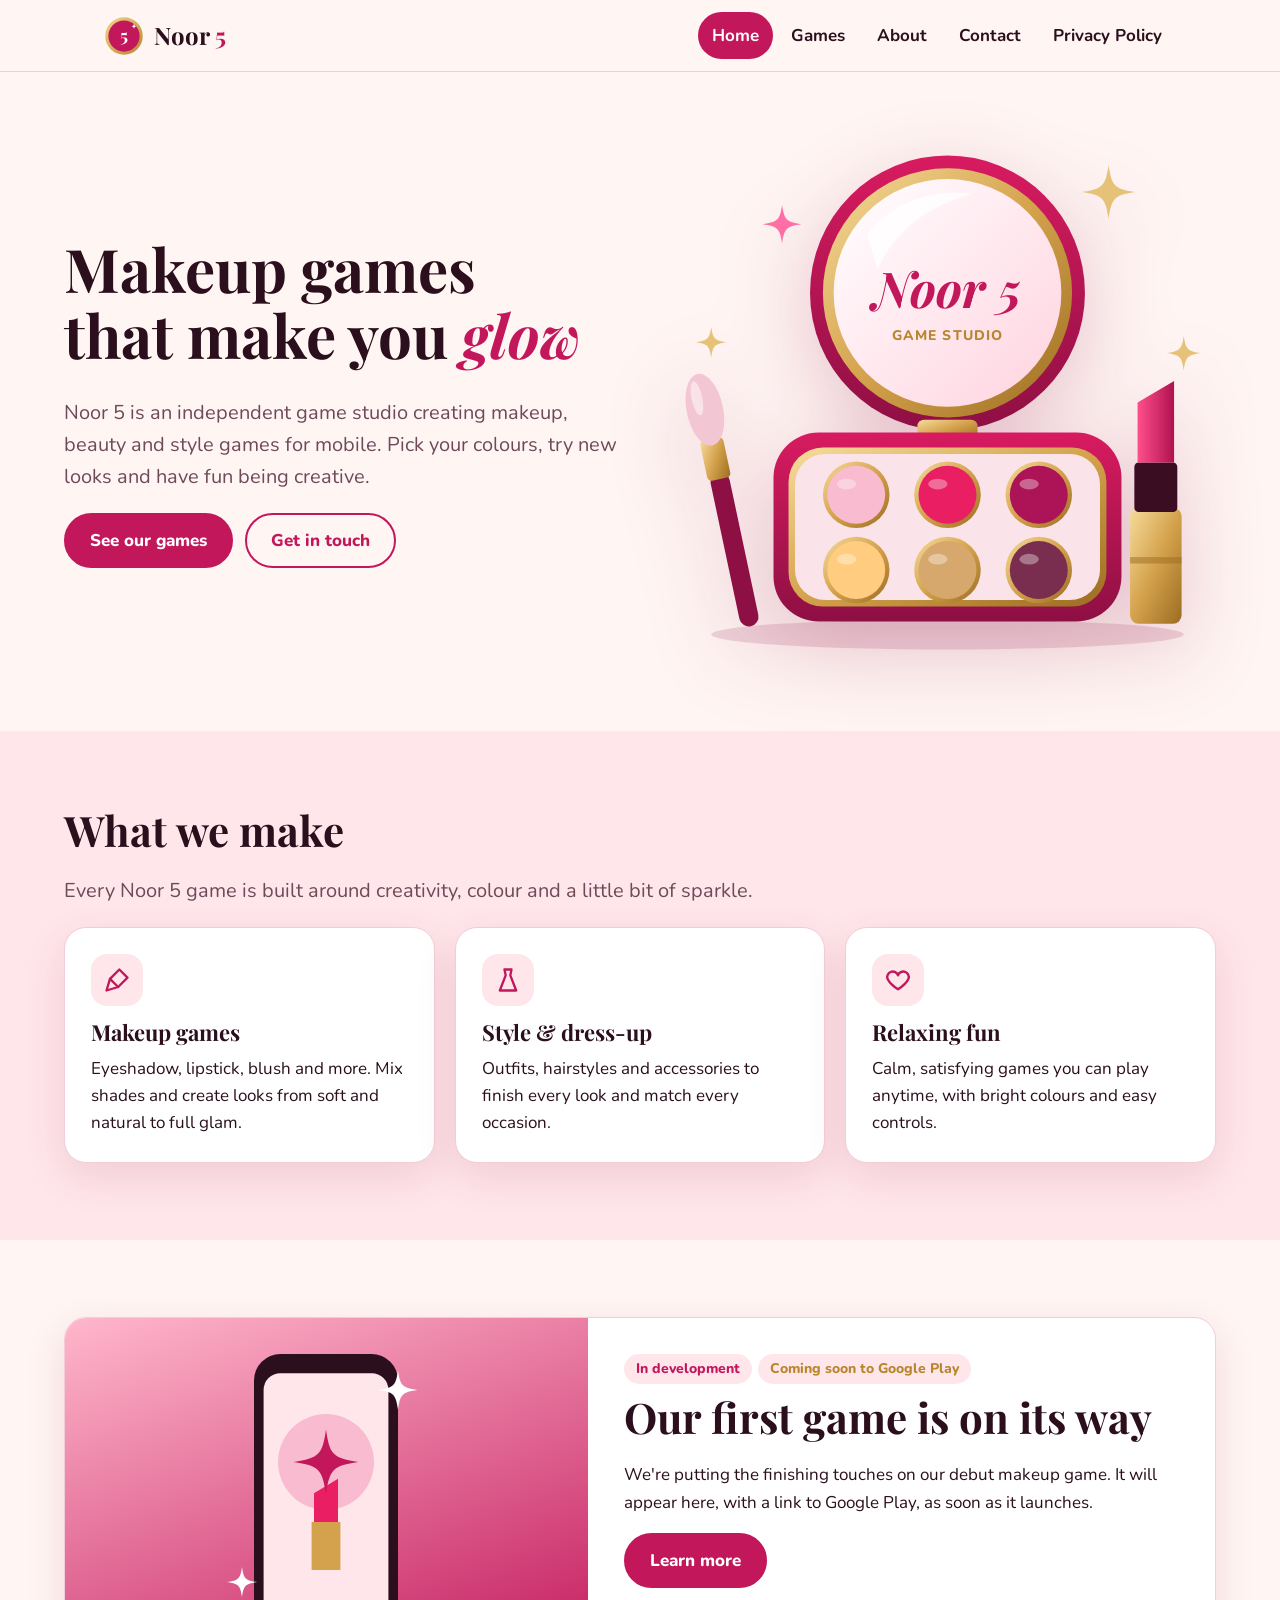
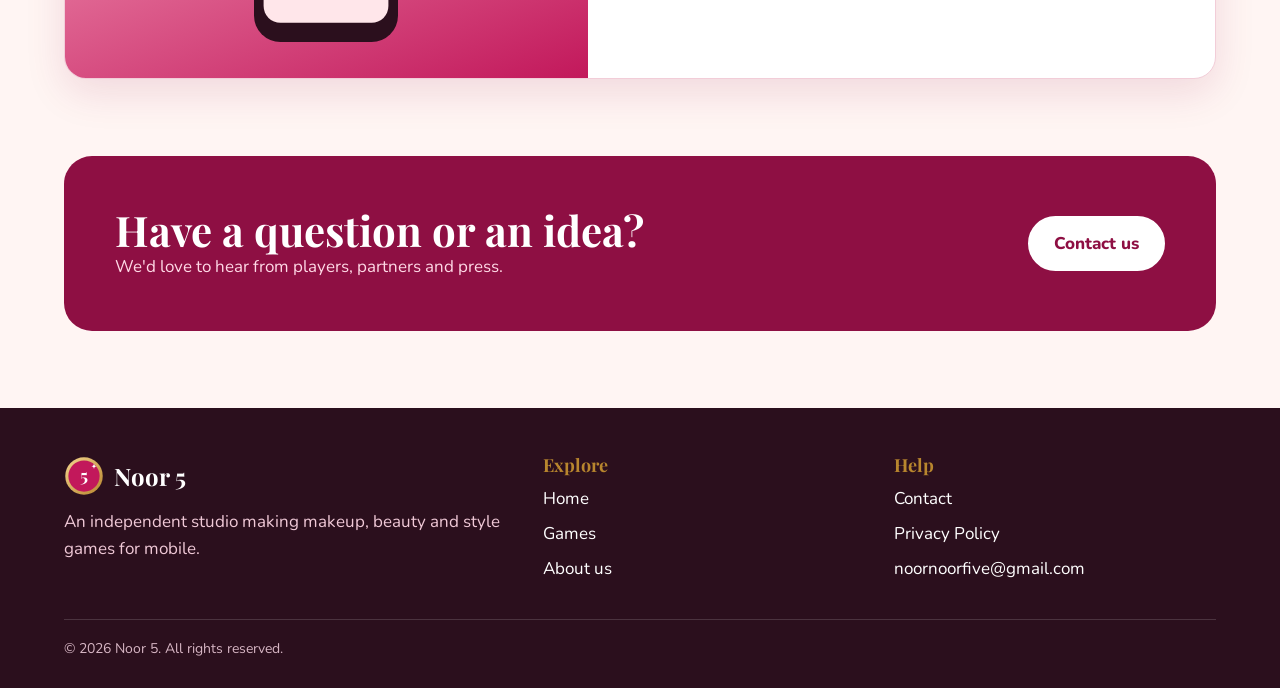
<file: index.html>
<!DOCTYPE html>
<html lang="en">
<head>
<meta charset="utf-8">
<meta name="viewport" content="width=device-width, initial-scale=1">
<title>Noor 5 | Makeup Game Studio</title>
<meta name="description" content="Noor 5 is an independent studio creating makeup, beauty and style games for mobile.">
<meta property="og:title" content="Noor 5 | Makeup Game Studio">
<meta property="og:description" content="Noor 5 is an independent studio creating makeup, beauty and style games for mobile.">
<meta property="og:type" content="website">
<meta name="theme-color" content="#c2185b">
<link rel="icon" href="favicon.svg" type="image/svg+xml">
<link rel="preconnect" href="https://fonts.googleapis.com">
<link rel="preconnect" href="https://fonts.gstatic.com" crossorigin>
<link href="https://fonts.googleapis.com/css2?family=Nunito:wght@400;700;800&family=Playfair+Display:ital,wght@0,700;1,700&display=swap" rel="stylesheet">
<link rel="stylesheet" href="css/style.css">
</head>
<body>
<header class="site-header"><nav class="nav" aria-label="Main">
<a class="brand" href="index.html"><svg viewBox="0 0 64 64" aria-hidden="true"><defs><linearGradient id="lgh" x1="0" y1="0" x2="1" y2="1"><stop offset="0" stop-color="#f3d58e"/><stop offset="1" stop-color="#b8862e"/></linearGradient></defs><circle cx="32" cy="32" r="30" fill="url(#lgh)"/><circle cx="32" cy="32" r="25" fill="#c2185b"/><text x="32" y="42" text-anchor="middle" font-family="Playfair Display,Georgia,serif" font-weight="700" font-size="28" fill="#fff">5</text><path d="M48 12c.6 3 1.4 3.8 4.4 4.4-3 .6-3.8 1.4-4.4 4.4-.6-3-1.4-3.8-4.4-4.4 3-.6 3.8-1.4 4.4-4.4z" fill="#fff"/></svg><span>Noor <b>5</b></span></a>
<button class="menu-btn" aria-controls="menu" aria-expanded="false" aria-label="Open menu">&#9776;</button>
<ul class="menu" id="menu"><li><a href="index.html" aria-current="page">Home</a></li><li><a href="games.html">Games</a></li><li><a href="about.html">About</a></li><li><a href="contact.html">Contact</a></li><li><a href="privacy.html">Privacy Policy</a></li></ul>
</nav></header>
<main>

<section class="band"><div class="wrap hero">
<div>
<h1>Makeup games that make you <em>glow</em></h1>
<p class="lead">Noor 5 is an independent game studio creating makeup, beauty and style games for mobile. Pick your colours, try new looks and have fun being creative.</p>
<div class="btns"><a class="btn" href="games.html">See our games</a><a class="btn ghost" href="contact.html">Get in touch</a></div>
</div>
<div class="hero-art"><svg viewBox="0 0 500 470" role="img" aria-label="An open makeup compact with a mirror, eyeshadow palette, lipstick and brush">
<defs>
<linearGradient id="gold" x1="0" y1="0" x2="1" y2="1"><stop offset="0" stop-color="#f6dc9c"/><stop offset=".5" stop-color="#d4a24c"/><stop offset="1" stop-color="#9c6d22"/></linearGradient>
<linearGradient id="mirror" x1="0" y1="0" x2="1" y2="1"><stop offset="0" stop-color="#ffffff"/><stop offset="1" stop-color="#ffd3e0"/></linearGradient>
<linearGradient id="shell" x1="0" y1="0" x2="0" y2="1"><stop offset="0" stop-color="#d81b60"/><stop offset="1" stop-color="#8e0f43"/></linearGradient>
<linearGradient id="bullet" x1="0" y1="0" x2="1" y2="0"><stop offset="0" stop-color="#ff4f8b"/><stop offset="1" stop-color="#b0124f"/></linearGradient>
</defs>
<ellipse cx="250" cy="452" rx="220" ry="14" fill="#8e0f43" opacity=".15"/>
<circle cx="250" cy="134" r="128" fill="url(#shell)"/>
<circle cx="250" cy="134" r="116" fill="url(#gold)"/>
<circle cx="250" cy="134" r="106" fill="url(#mirror)"/>
<path d="M175 80c22-30 62-44 98-38-40 10-72 34-88 70z" fill="#fff" opacity=".8"/>
<text x="250" y="148" text-anchor="middle" font-family="Playfair Display,Georgia,serif" font-style="italic" font-weight="700" font-size="46" fill="#c2185b">Noor 5</text>
<text x="250" y="178" text-anchor="middle" font-family="Nunito,sans-serif" font-weight="800" font-size="13" letter-spacing="1" fill="#b8862e">GAME STUDIO</text>
<rect x="222" y="252" width="56" height="18" rx="6" fill="url(#gold)"/>
<rect x="88" y="264" width="324" height="176" rx="42" fill="url(#shell)"/>
<rect x="102" y="278" width="296" height="148" rx="32" fill="url(#gold)"/>
<rect x="108" y="284" width="284" height="136" rx="28" fill="#fbe3ea"/>
<circle cx="165" cy="322" r="31" fill="url(#gold)"/><circle cx="165" cy="322" r="27" fill="#f8bbd0"/><ellipse cx="156" cy="312" rx="9" ry="5" fill="#fff" opacity=".35"/><circle cx="250" cy="322" r="31" fill="url(#gold)"/><circle cx="250" cy="322" r="27" fill="#e91e63"/><ellipse cx="241" cy="312" rx="9" ry="5" fill="#fff" opacity=".35"/><circle cx="335" cy="322" r="31" fill="url(#gold)"/><circle cx="335" cy="322" r="27" fill="#ad1457"/><ellipse cx="326" cy="312" rx="9" ry="5" fill="#fff" opacity=".35"/><circle cx="165" cy="392" r="31" fill="url(#gold)"/><circle cx="165" cy="392" r="27" fill="#ffcc80"/><ellipse cx="156" cy="382" rx="9" ry="5" fill="#fff" opacity=".35"/><circle cx="250" cy="392" r="31" fill="url(#gold)"/><circle cx="250" cy="392" r="27" fill="#d7a86e"/><ellipse cx="241" cy="382" rx="9" ry="5" fill="#fff" opacity=".35"/><circle cx="335" cy="392" r="31" fill="url(#gold)"/><circle cx="335" cy="392" r="27" fill="#7a2e4f"/><ellipse cx="326" cy="382" rx="9" ry="5" fill="#fff" opacity=".35"/>
<g transform="rotate(-12 50 360)">
<rect x="40" y="300" width="18" height="146" rx="9" fill="#8e0f43"/>
<rect x="38" y="268" width="22" height="38" rx="4" fill="url(#gold)"/>
<ellipse cx="49" cy="240" rx="17" ry="34" fill="#f3c6d3"/>
<ellipse cx="44" cy="228" rx="5" ry="16" fill="#fff" opacity=".5"/>
</g>
<rect x="420" y="334" width="48" height="108" rx="8" fill="url(#gold)"/>
<rect x="424" y="292" width="40" height="46" rx="4" fill="#3b0d22"/>
<path d="M427 292V236l34-20v76z" fill="url(#bullet)"/>
<rect x="420" y="380" width="48" height="6" fill="#9c6d22" opacity=".5"/>
<g transform="translate(400 40) scale(1.4)"><path class="sparkle" style="animation-delay:0s" d="M0-18C2-4 4-2 18 0C4 2 2 4 0 18C-2 4-4 2-18 0C-4-2-2-4 0-18Z" fill="#e6c178"/></g>
<g transform="translate(96 70) scale(1)"><path class="sparkle" style="animation-delay:0.9s" d="M0-18C2-4 4-2 18 0C4 2 2 4 0 18C-2 4-4 2-18 0C-4-2-2-4 0-18Z" fill="#ff6fa5"/></g>
<g transform="translate(470 190) scale(0.9)"><path class="sparkle" style="animation-delay:1.7s" d="M0-18C2-4 4-2 18 0C4 2 2 4 0 18C-2 4-4 2-18 0C-4-2-2-4 0-18Z" fill="#e6c178"/></g>
<g transform="translate(30 180) scale(0.8)"><path class="sparkle" style="animation-delay:1.2s" d="M0-18C2-4 4-2 18 0C4 2 2 4 0 18C-2 4-4 2-18 0C-4-2-2-4 0-18Z" fill="#e6c178"/></g>
</svg></div>
</div></section>

<section class="band alt"><div class="wrap">
<h2>What we make</h2>
<p class="lead">Every Noor 5 game is built around creativity, colour and a little bit of sparkle.</p>
<div class="grid">
<div class="card"><div class="icon"><svg viewBox="0 0 24 24" aria-hidden="true"><path d="M14 3l7 7-8 8-7-7z"/><path d="M6 11l-3 10 10-3"/></svg></div><h3>Makeup games</h3><p>Eyeshadow, lipstick, blush and more. Mix shades and create looks from soft and natural to full glam.</p></div>
<div class="card"><div class="icon"><svg viewBox="0 0 24 24" aria-hidden="true"><path d="M9 3h6l-1 5 5 13H5l5-13z"/></svg></div><h3>Style &amp; dress-up</h3><p>Outfits, hairstyles and accessories to finish every look and match every occasion.</p></div>
<div class="card"><div class="icon"><svg viewBox="0 0 24 24" aria-hidden="true"><path d="M12 20s-7-4.5-9-9a4.5 4.5 0 0 1 9-3 4.5 4.5 0 0 1 9 3c-2 4.5-9 9-9 9z"/></svg></div><h3>Relaxing fun</h3><p>Calm, satisfying games you can play anytime, with bright colours and easy controls.</p></div>
</div>
</div></section>

<section class="band"><div class="wrap">
<div class="card game">
<div class="game-art"><svg viewBox="0 0 200 260" role="img" aria-label="Phone showing a sparkle, placeholder art for an upcoming game">
<rect x="40" y="10" width="120" height="240" rx="22" fill="#2b0f1d"/>
<rect x="48" y="26" width="104" height="208" rx="14" fill="#ffe6ea"/>
<circle cx="100" cy="100" r="40" fill="#f8bbd0"/>
<path d="M88 150h24v40H88z" fill="#d4a24c"/>
<path d="M90 150v-24l20-12v36z" fill="#e91e63"/>
<g transform="translate(100 100) scale(1.5)"><path d="M0-18C2-4 4-2 18 0C4 2 2 4 0 18C-2 4-4 2-18 0C-4-2-2-4 0-18Z" fill="#c2185b"/></g>
<g transform="translate(160 40) scale(0.9)"><path class="sparkle" style="animation-delay:0s" d="M0-18C2-4 4-2 18 0C4 2 2 4 0 18C-2 4-4 2-18 0C-4-2-2-4 0-18Z" fill="#fff"/></g>
<g transform="translate(30 200) scale(0.7)"><path class="sparkle" style="animation-delay:1s" d="M0-18C2-4 4-2 18 0C4 2 2 4 0 18C-2 4-4 2-18 0C-4-2-2-4 0-18Z" fill="#fff"/></g>
</svg></div>
<div class="game-body">
<span class="tag">In development</span><span class="tag gold">Coming soon to Google Play</span>
<h2>Our first game is on its way</h2>
<p>We're putting the finishing touches on our debut makeup game. It will appear here, with a link to Google Play, as soon as it launches.</p>
<a class="btn" href="games.html">Learn more</a>
</div></div>
</div></section>

<section class="band" style="padding-top:0"><div class="wrap">
<div class="cta"><div><h2>Have a question or an idea?</h2><p>We'd love to hear from players, partners and press.</p></div>
<a class="btn" href="contact.html">Contact us</a></div>
</div></section>

</main>
<footer class="site-footer">
<div class="foot">
<div><a class="brand" href="index.html" style="color:#fff"><svg viewBox="0 0 64 64" aria-hidden="true"><defs><linearGradient id="lgf" x1="0" y1="0" x2="1" y2="1"><stop offset="0" stop-color="#f3d58e"/><stop offset="1" stop-color="#b8862e"/></linearGradient></defs><circle cx="32" cy="32" r="30" fill="url(#lgf)"/><circle cx="32" cy="32" r="25" fill="#c2185b"/><text x="32" y="42" text-anchor="middle" font-family="Playfair Display,Georgia,serif" font-weight="700" font-size="28" fill="#fff">5</text><path d="M48 12c.6 3 1.4 3.8 4.4 4.4-3 .6-3.8 1.4-4.4 4.4-.6-3-1.4-3.8-4.4-4.4 3-.6 3.8-1.4 4.4-4.4z" fill="#fff"/></svg><span>Noor 5</span></a>
<p style="margin-top:12px;color:#f0c9d7">An independent studio making makeup, beauty and style games for mobile.</p></div>
<div><h3>Explore</h3><ul><li><a href="index.html">Home</a></li><li><a href="games.html">Games</a></li><li><a href="about.html">About us</a></li></ul></div>
<div><h3>Help</h3><ul><li><a href="contact.html">Contact</a></li><li><a href="privacy.html">Privacy Policy</a></li><li><a href="mailto:noornoorfive@gmail.com">noornoorfive@gmail.com</a></li></ul></div>
</div>
<div class="copy">&copy; <span class="year">2026</span> Noor 5. All rights reserved.</div>
</footer>
<script src="js/main.js"></script>
</body>
</html>
</file>
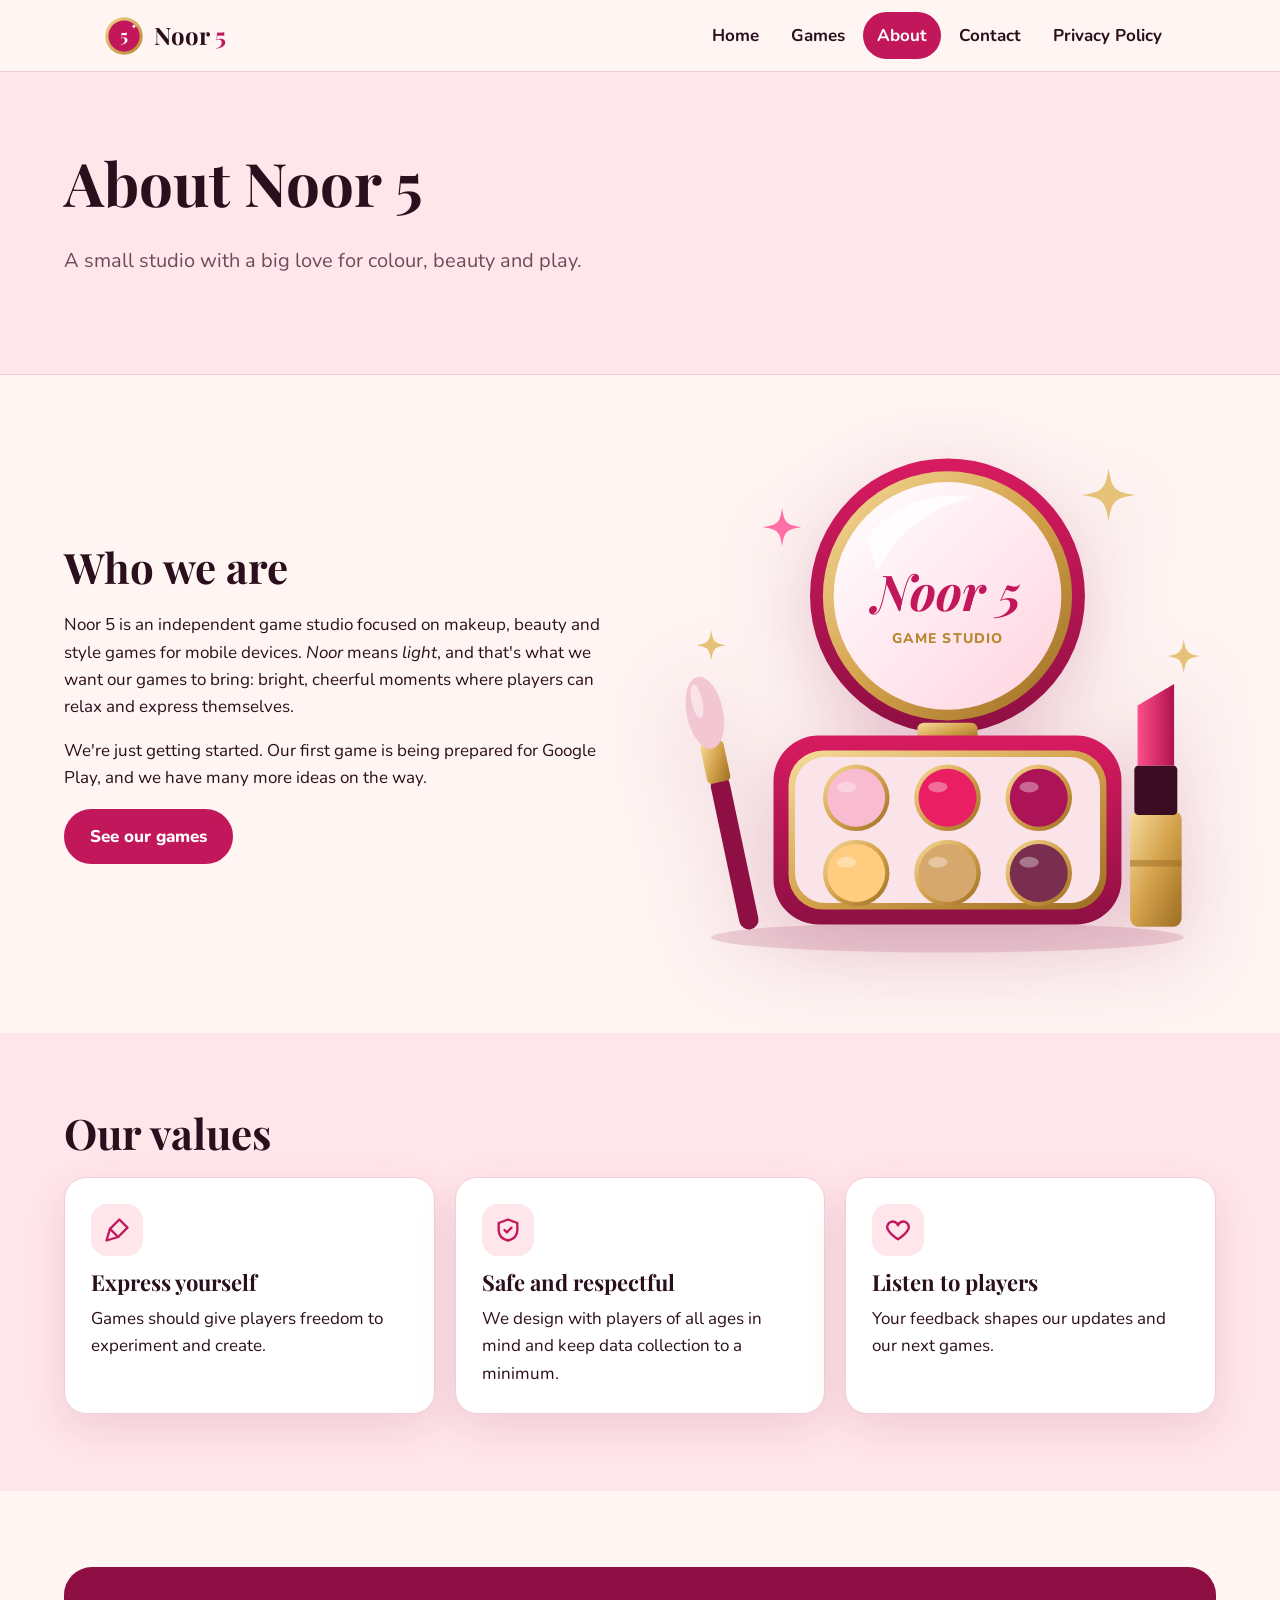
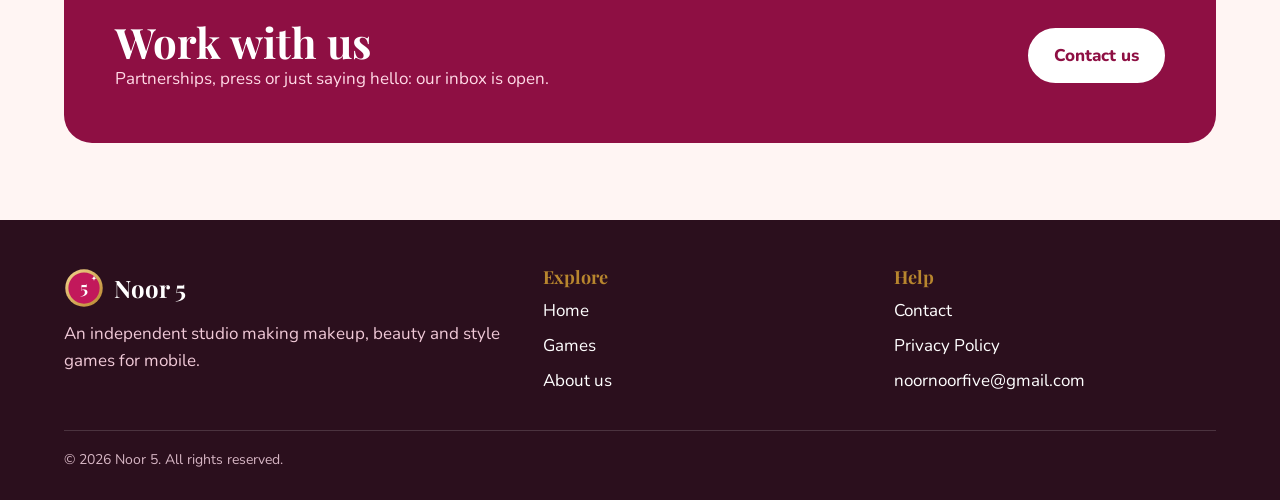
<file: about.html>
<!DOCTYPE html>
<html lang="en">
<head>
<meta charset="utf-8">
<meta name="viewport" content="width=device-width, initial-scale=1">
<title>About | Noor 5</title>
<meta name="description" content="Learn about Noor 5, an independent studio making makeup and beauty games.">
<meta property="og:title" content="About | Noor 5">
<meta property="og:description" content="Learn about Noor 5, an independent studio making makeup and beauty games.">
<meta property="og:type" content="website">
<meta name="theme-color" content="#c2185b">
<link rel="icon" href="favicon.svg" type="image/svg+xml">
<link rel="preconnect" href="https://fonts.googleapis.com">
<link rel="preconnect" href="https://fonts.gstatic.com" crossorigin>
<link href="https://fonts.googleapis.com/css2?family=Nunito:wght@400;700;800&family=Playfair+Display:ital,wght@0,700;1,700&display=swap" rel="stylesheet">
<link rel="stylesheet" href="css/style.css">
</head>
<body>
<header class="site-header"><nav class="nav" aria-label="Main">
<a class="brand" href="index.html"><svg viewBox="0 0 64 64" aria-hidden="true"><defs><linearGradient id="lgh" x1="0" y1="0" x2="1" y2="1"><stop offset="0" stop-color="#f3d58e"/><stop offset="1" stop-color="#b8862e"/></linearGradient></defs><circle cx="32" cy="32" r="30" fill="url(#lgh)"/><circle cx="32" cy="32" r="25" fill="#c2185b"/><text x="32" y="42" text-anchor="middle" font-family="Playfair Display,Georgia,serif" font-weight="700" font-size="28" fill="#fff">5</text><path d="M48 12c.6 3 1.4 3.8 4.4 4.4-3 .6-3.8 1.4-4.4 4.4-.6-3-1.4-3.8-4.4-4.4 3-.6 3.8-1.4 4.4-4.4z" fill="#fff"/></svg><span>Noor <b>5</b></span></a>
<button class="menu-btn" aria-controls="menu" aria-expanded="false" aria-label="Open menu">&#9776;</button>
<ul class="menu" id="menu"><li><a href="index.html">Home</a></li><li><a href="games.html">Games</a></li><li><a href="about.html" aria-current="page">About</a></li><li><a href="contact.html">Contact</a></li><li><a href="privacy.html">Privacy Policy</a></li></ul>
</nav></header>
<main>

<section class="band page-head"><div class="wrap">
<h1>About Noor 5</h1>
<p class="lead">A small studio with a big love for colour, beauty and play.</p>
</div></section>

<section class="band"><div class="wrap hero">
<div>
<h2>Who we are</h2>
<p>Noor 5 is an independent game studio focused on makeup, beauty and style games for mobile devices. <em>Noor</em> means <em>light</em>, and that's what we want our games to bring: bright, cheerful moments where players can relax and express themselves.</p>
<p>We're just getting started. Our first game is being prepared for Google Play, and we have many more ideas on the way.</p>
<div class="btns"><a class="btn" href="games.html">See our games</a></div>
</div>
<div class="hero-art"><svg viewBox="0 0 500 470" role="img" aria-label="An open makeup compact with a mirror, eyeshadow palette, lipstick and brush">
<defs>
<linearGradient id="gold2" x1="0" y1="0" x2="1" y2="1"><stop offset="0" stop-color="#f6dc9c"/><stop offset=".5" stop-color="#d4a24c"/><stop offset="1" stop-color="#9c6d22"/></linearGradient>
<linearGradient id="mirror2" x1="0" y1="0" x2="1" y2="1"><stop offset="0" stop-color="#ffffff"/><stop offset="1" stop-color="#ffd3e0"/></linearGradient>
<linearGradient id="shell2" x1="0" y1="0" x2="0" y2="1"><stop offset="0" stop-color="#d81b60"/><stop offset="1" stop-color="#8e0f43"/></linearGradient>
<linearGradient id="bullet2" x1="0" y1="0" x2="1" y2="0"><stop offset="0" stop-color="#ff4f8b"/><stop offset="1" stop-color="#b0124f"/></linearGradient>
</defs>
<ellipse cx="250" cy="452" rx="220" ry="14" fill="#8e0f43" opacity=".15"/>
<circle cx="250" cy="134" r="128" fill="url(#shell2)"/>
<circle cx="250" cy="134" r="116" fill="url(#gold2)"/>
<circle cx="250" cy="134" r="106" fill="url(#mirror2)"/>
<path d="M175 80c22-30 62-44 98-38-40 10-72 34-88 70z" fill="#fff" opacity=".8"/>
<text x="250" y="148" text-anchor="middle" font-family="Playfair Display,Georgia,serif" font-style="italic" font-weight="700" font-size="46" fill="#c2185b">Noor 5</text>
<text x="250" y="178" text-anchor="middle" font-family="Nunito,sans-serif" font-weight="800" font-size="13" letter-spacing="1" fill="#b8862e">GAME STUDIO</text>
<rect x="222" y="252" width="56" height="18" rx="6" fill="url(#gold2)"/>
<rect x="88" y="264" width="324" height="176" rx="42" fill="url(#shell2)"/>
<rect x="102" y="278" width="296" height="148" rx="32" fill="url(#gold2)"/>
<rect x="108" y="284" width="284" height="136" rx="28" fill="#fbe3ea"/>
<circle cx="165" cy="322" r="31" fill="url(#gold2)"/><circle cx="165" cy="322" r="27" fill="#f8bbd0"/><ellipse cx="156" cy="312" rx="9" ry="5" fill="#fff" opacity=".35"/><circle cx="250" cy="322" r="31" fill="url(#gold2)"/><circle cx="250" cy="322" r="27" fill="#e91e63"/><ellipse cx="241" cy="312" rx="9" ry="5" fill="#fff" opacity=".35"/><circle cx="335" cy="322" r="31" fill="url(#gold2)"/><circle cx="335" cy="322" r="27" fill="#ad1457"/><ellipse cx="326" cy="312" rx="9" ry="5" fill="#fff" opacity=".35"/><circle cx="165" cy="392" r="31" fill="url(#gold2)"/><circle cx="165" cy="392" r="27" fill="#ffcc80"/><ellipse cx="156" cy="382" rx="9" ry="5" fill="#fff" opacity=".35"/><circle cx="250" cy="392" r="31" fill="url(#gold2)"/><circle cx="250" cy="392" r="27" fill="#d7a86e"/><ellipse cx="241" cy="382" rx="9" ry="5" fill="#fff" opacity=".35"/><circle cx="335" cy="392" r="31" fill="url(#gold2)"/><circle cx="335" cy="392" r="27" fill="#7a2e4f"/><ellipse cx="326" cy="382" rx="9" ry="5" fill="#fff" opacity=".35"/>
<g transform="rotate(-12 50 360)">
<rect x="40" y="300" width="18" height="146" rx="9" fill="#8e0f43"/>
<rect x="38" y="268" width="22" height="38" rx="4" fill="url(#gold2)"/>
<ellipse cx="49" cy="240" rx="17" ry="34" fill="#f3c6d3"/>
<ellipse cx="44" cy="228" rx="5" ry="16" fill="#fff" opacity=".5"/>
</g>
<rect x="420" y="334" width="48" height="108" rx="8" fill="url(#gold2)"/>
<rect x="424" y="292" width="40" height="46" rx="4" fill="#3b0d22"/>
<path d="M427 292V236l34-20v76z" fill="url(#bullet2)"/>
<rect x="420" y="380" width="48" height="6" fill="#9c6d22" opacity=".5"/>
<g transform="translate(400 40) scale(1.4)"><path class="sparkle" style="animation-delay:0s" d="M0-18C2-4 4-2 18 0C4 2 2 4 0 18C-2 4-4 2-18 0C-4-2-2-4 0-18Z" fill="#e6c178"/></g>
<g transform="translate(96 70) scale(1)"><path class="sparkle" style="animation-delay:0.9s" d="M0-18C2-4 4-2 18 0C4 2 2 4 0 18C-2 4-4 2-18 0C-4-2-2-4 0-18Z" fill="#ff6fa5"/></g>
<g transform="translate(470 190) scale(0.9)"><path class="sparkle" style="animation-delay:1.7s" d="M0-18C2-4 4-2 18 0C4 2 2 4 0 18C-2 4-4 2-18 0C-4-2-2-4 0-18Z" fill="#e6c178"/></g>
<g transform="translate(30 180) scale(0.8)"><path class="sparkle" style="animation-delay:1.2s" d="M0-18C2-4 4-2 18 0C4 2 2 4 0 18C-2 4-4 2-18 0C-4-2-2-4 0-18Z" fill="#e6c178"/></g>
</svg></div>
</div></section>

<section class="band alt"><div class="wrap">
<h2>Our values</h2>
<div class="grid">
<div class="card"><div class="icon"><svg viewBox="0 0 24 24" aria-hidden="true"><path d="M14 3l7 7-8 8-7-7z"/><path d="M6 11l-3 10 10-3"/></svg></div><h3>Express yourself</h3><p>Games should give players freedom to experiment and create.</p></div>
<div class="card"><div class="icon"><svg viewBox="0 0 24 24" aria-hidden="true"><path d="M12 3l8 3v6c0 5-3.5 8-8 9-4.5-1-8-4-8-9V6z"/><path d="M9 12l2 2 4-4"/></svg></div><h3>Safe and respectful</h3><p>We design with players of all ages in mind and keep data collection to a minimum.</p></div>
<div class="card"><div class="icon"><svg viewBox="0 0 24 24" aria-hidden="true"><path d="M12 20s-7-4.5-9-9a4.5 4.5 0 0 1 9-3 4.5 4.5 0 0 1 9 3c-2 4.5-9 9-9 9z"/></svg></div><h3>Listen to players</h3><p>Your feedback shapes our updates and our next games.</p></div>
</div>
</div></section>

<section class="band"><div class="wrap">
<div class="cta"><div><h2>Work with us</h2><p>Partnerships, press or just saying hello: our inbox is open.</p></div>
<a class="btn" href="contact.html">Contact us</a></div>
</div></section>

</main>
<footer class="site-footer">
<div class="foot">
<div><a class="brand" href="index.html" style="color:#fff"><svg viewBox="0 0 64 64" aria-hidden="true"><defs><linearGradient id="lgf" x1="0" y1="0" x2="1" y2="1"><stop offset="0" stop-color="#f3d58e"/><stop offset="1" stop-color="#b8862e"/></linearGradient></defs><circle cx="32" cy="32" r="30" fill="url(#lgf)"/><circle cx="32" cy="32" r="25" fill="#c2185b"/><text x="32" y="42" text-anchor="middle" font-family="Playfair Display,Georgia,serif" font-weight="700" font-size="28" fill="#fff">5</text><path d="M48 12c.6 3 1.4 3.8 4.4 4.4-3 .6-3.8 1.4-4.4 4.4-.6-3-1.4-3.8-4.4-4.4 3-.6 3.8-1.4 4.4-4.4z" fill="#fff"/></svg><span>Noor 5</span></a>
<p style="margin-top:12px;color:#f0c9d7">An independent studio making makeup, beauty and style games for mobile.</p></div>
<div><h3>Explore</h3><ul><li><a href="index.html">Home</a></li><li><a href="games.html">Games</a></li><li><a href="about.html">About us</a></li></ul></div>
<div><h3>Help</h3><ul><li><a href="contact.html">Contact</a></li><li><a href="privacy.html">Privacy Policy</a></li><li><a href="mailto:noornoorfive@gmail.com">noornoorfive@gmail.com</a></li></ul></div>
</div>
<div class="copy">&copy; <span class="year">2026</span> Noor 5. All rights reserved.</div>
</footer>
<script src="js/main.js"></script>
</body>
</html>
</file>
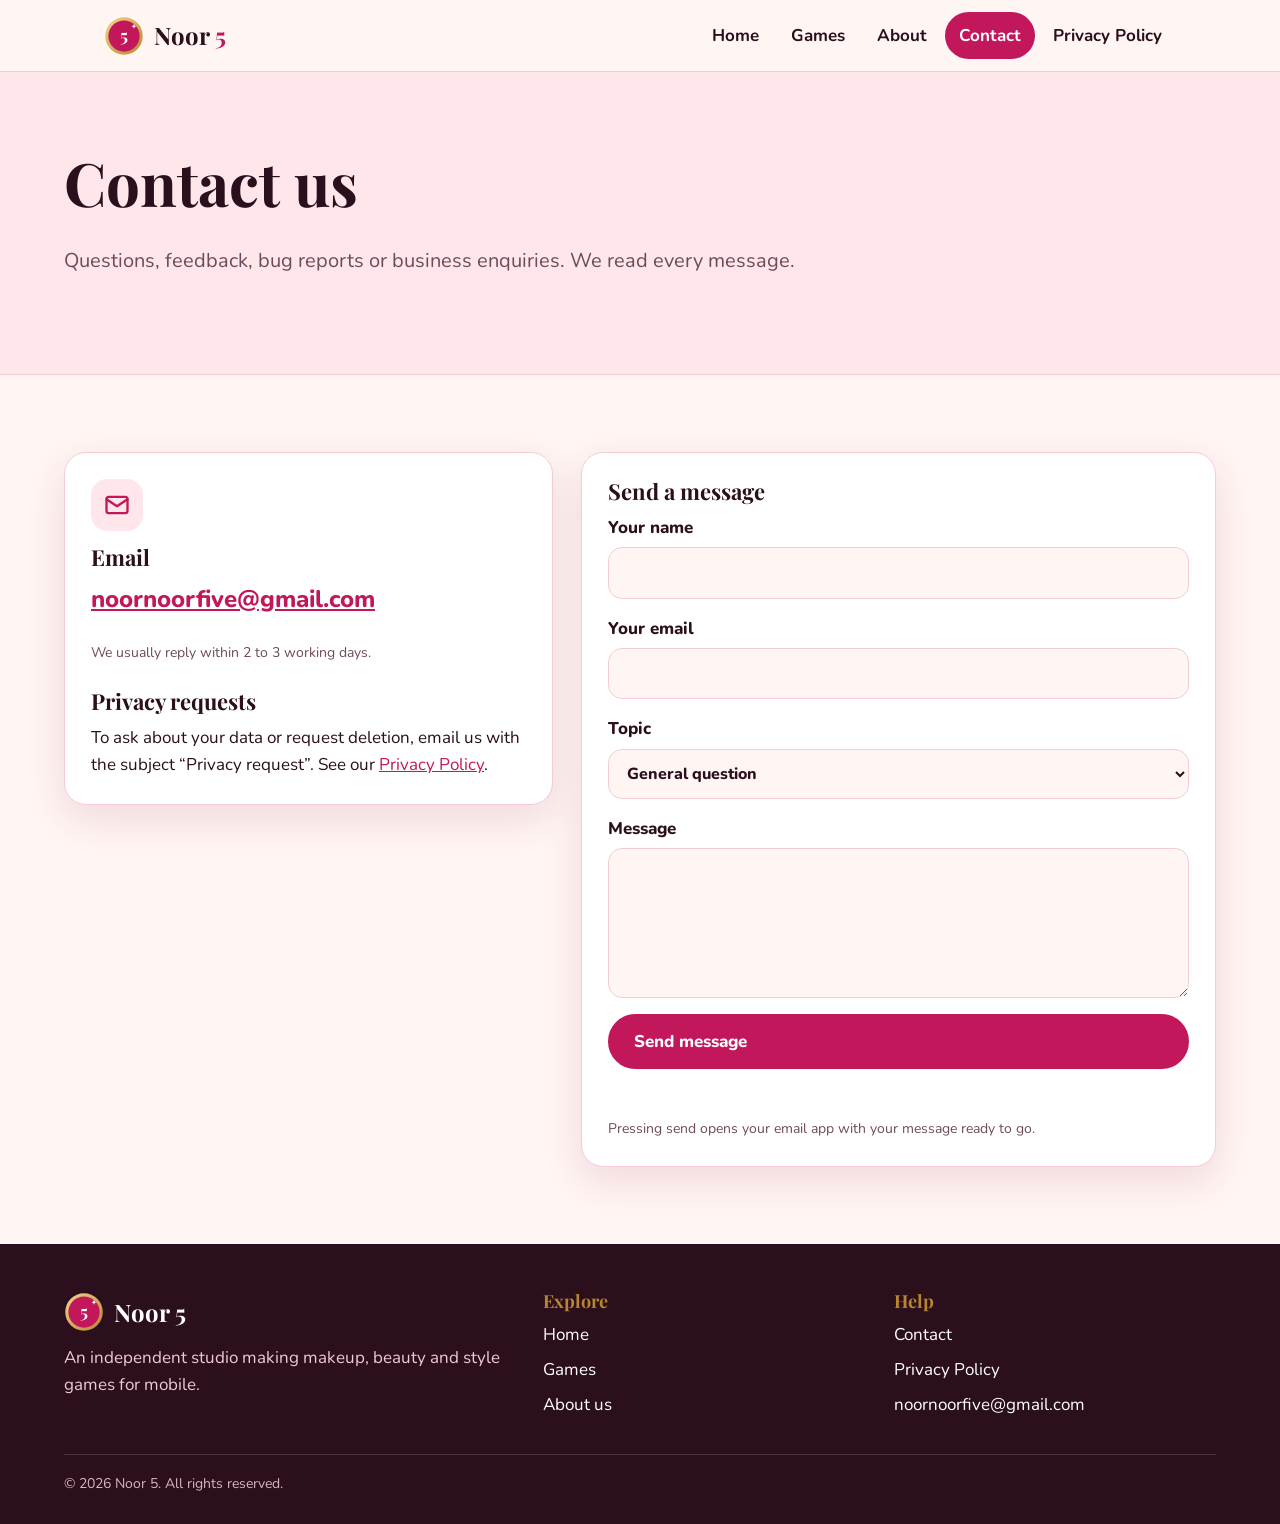
<file: contact.html>
<!DOCTYPE html>
<html lang="en">
<head>
<meta charset="utf-8">
<meta name="viewport" content="width=device-width, initial-scale=1">
<title>Contact | Noor 5</title>
<meta name="description" content="Contact Noor 5 at noornoorfive@gmail.com for questions, feedback and business enquiries.">
<meta property="og:title" content="Contact | Noor 5">
<meta property="og:description" content="Contact Noor 5 at noornoorfive@gmail.com for questions, feedback and business enquiries.">
<meta property="og:type" content="website">
<meta name="theme-color" content="#c2185b">
<link rel="icon" href="favicon.svg" type="image/svg+xml">
<link rel="preconnect" href="https://fonts.googleapis.com">
<link rel="preconnect" href="https://fonts.gstatic.com" crossorigin>
<link href="https://fonts.googleapis.com/css2?family=Nunito:wght@400;700;800&family=Playfair+Display:ital,wght@0,700;1,700&display=swap" rel="stylesheet">
<link rel="stylesheet" href="css/style.css">
</head>
<body>
<header class="site-header"><nav class="nav" aria-label="Main">
<a class="brand" href="index.html"><svg viewBox="0 0 64 64" aria-hidden="true"><defs><linearGradient id="lgh" x1="0" y1="0" x2="1" y2="1"><stop offset="0" stop-color="#f3d58e"/><stop offset="1" stop-color="#b8862e"/></linearGradient></defs><circle cx="32" cy="32" r="30" fill="url(#lgh)"/><circle cx="32" cy="32" r="25" fill="#c2185b"/><text x="32" y="42" text-anchor="middle" font-family="Playfair Display,Georgia,serif" font-weight="700" font-size="28" fill="#fff">5</text><path d="M48 12c.6 3 1.4 3.8 4.4 4.4-3 .6-3.8 1.4-4.4 4.4-.6-3-1.4-3.8-4.4-4.4 3-.6 3.8-1.4 4.4-4.4z" fill="#fff"/></svg><span>Noor <b>5</b></span></a>
<button class="menu-btn" aria-controls="menu" aria-expanded="false" aria-label="Open menu">&#9776;</button>
<ul class="menu" id="menu"><li><a href="index.html">Home</a></li><li><a href="games.html">Games</a></li><li><a href="about.html">About</a></li><li><a href="contact.html" aria-current="page">Contact</a></li><li><a href="privacy.html">Privacy Policy</a></li></ul>
</nav></header>
<main>

<section class="band page-head"><div class="wrap">
<h1>Contact us</h1>
<p class="lead">Questions, feedback, bug reports or business enquiries. We read every message.</p>
</div></section>

<section class="band"><div class="wrap contact-grid">
<div class="card">
<div class="icon"><svg viewBox="0 0 24 24" aria-hidden="true"><rect x="3" y="5" width="18" height="14" rx="2"/><path d="M3 7l9 6 9-6"/></svg></div>
<h3>Email</h3>
<p class="email-big"><a href="mailto:noornoorfive@gmail.com">noornoorfive@gmail.com</a></p>
<p class="note">We usually reply within 2 to 3 working days.</p>
<h3 style="margin-top:24px">Privacy requests</h3>
<p>To ask about your data or request deletion, email us with the subject “Privacy request”. See our <a href="privacy.html">Privacy Policy</a>.</p>
</div>
<div class="card">
<h3>Send a message</h3>
<form id="contact-form" novalidate>
<label for="f-name">Your name<input id="f-name" name="name" autocomplete="name" required></label>
<label for="f-email">Your email<input id="f-email" name="email" type="email" autocomplete="email" required></label>
<label for="f-topic">Topic<select id="f-topic" name="topic">
<option>General question</option><option>Game feedback</option><option>Bug report</option><option>Business / partnership</option><option>Privacy request</option>
</select></label>
<label for="f-msg">Message<textarea id="f-msg" name="message" required></textarea></label>
<button class="btn" type="submit">Send message</button>
<p class="form-msg" id="form-msg" role="status" aria-live="polite"></p>
<p class="note">Pressing send opens your email app with your message ready to go.</p>
</form>
</div>
</div></section>

</main>
<footer class="site-footer">
<div class="foot">
<div><a class="brand" href="index.html" style="color:#fff"><svg viewBox="0 0 64 64" aria-hidden="true"><defs><linearGradient id="lgf" x1="0" y1="0" x2="1" y2="1"><stop offset="0" stop-color="#f3d58e"/><stop offset="1" stop-color="#b8862e"/></linearGradient></defs><circle cx="32" cy="32" r="30" fill="url(#lgf)"/><circle cx="32" cy="32" r="25" fill="#c2185b"/><text x="32" y="42" text-anchor="middle" font-family="Playfair Display,Georgia,serif" font-weight="700" font-size="28" fill="#fff">5</text><path d="M48 12c.6 3 1.4 3.8 4.4 4.4-3 .6-3.8 1.4-4.4 4.4-.6-3-1.4-3.8-4.4-4.4 3-.6 3.8-1.4 4.4-4.4z" fill="#fff"/></svg><span>Noor 5</span></a>
<p style="margin-top:12px;color:#f0c9d7">An independent studio making makeup, beauty and style games for mobile.</p></div>
<div><h3>Explore</h3><ul><li><a href="index.html">Home</a></li><li><a href="games.html">Games</a></li><li><a href="about.html">About us</a></li></ul></div>
<div><h3>Help</h3><ul><li><a href="contact.html">Contact</a></li><li><a href="privacy.html">Privacy Policy</a></li><li><a href="mailto:noornoorfive@gmail.com">noornoorfive@gmail.com</a></li></ul></div>
</div>
<div class="copy">&copy; <span class="year">2026</span> Noor 5. All rights reserved.</div>
</footer>
<script src="js/main.js"></script>
</body>
</html>
</file>
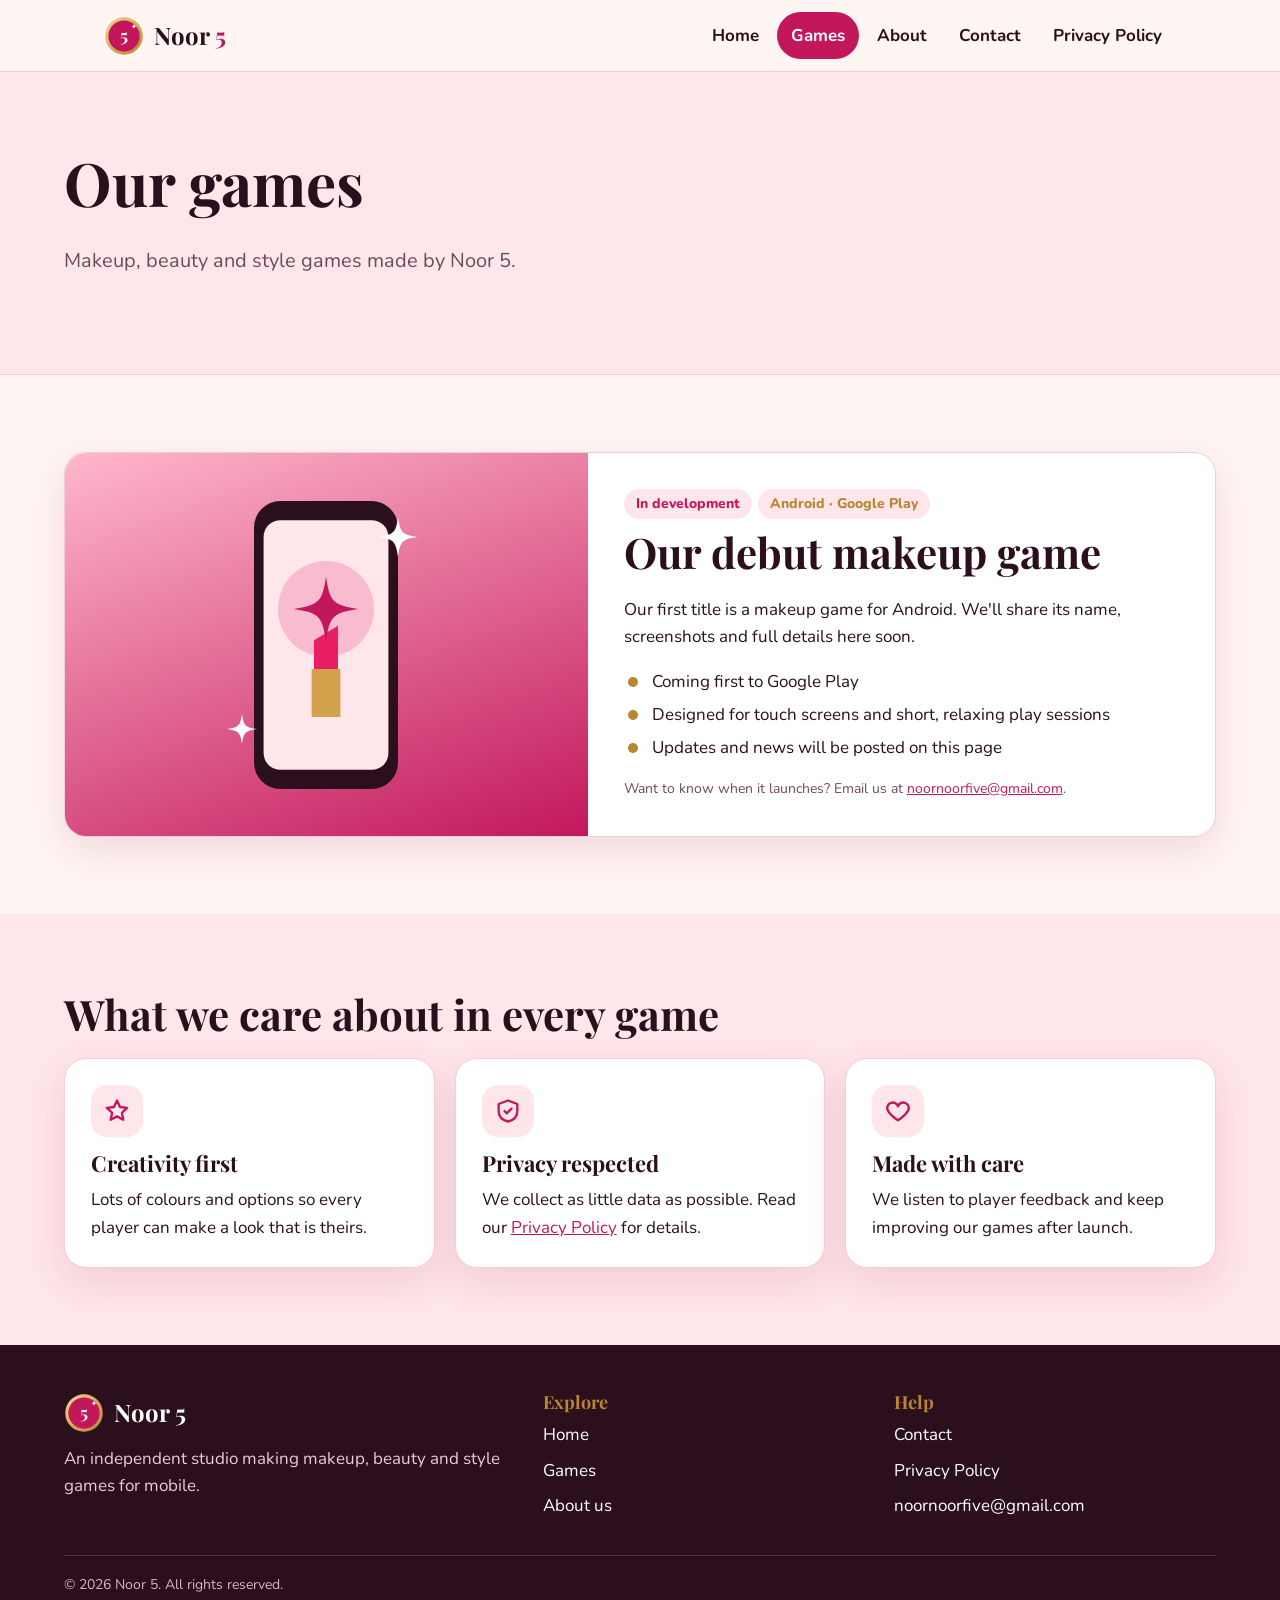
<file: games.html>
<!DOCTYPE html>
<html lang="en">
<head>
<meta charset="utf-8">
<meta name="viewport" content="width=device-width, initial-scale=1">
<title>Games | Noor 5</title>
<meta name="description" content="Makeup, beauty and style games by Noor 5. Our first game is coming soon to Google Play.">
<meta property="og:title" content="Games | Noor 5">
<meta property="og:description" content="Makeup, beauty and style games by Noor 5. Our first game is coming soon to Google Play.">
<meta property="og:type" content="website">
<meta name="theme-color" content="#c2185b">
<link rel="icon" href="favicon.svg" type="image/svg+xml">
<link rel="preconnect" href="https://fonts.googleapis.com">
<link rel="preconnect" href="https://fonts.gstatic.com" crossorigin>
<link href="https://fonts.googleapis.com/css2?family=Nunito:wght@400;700;800&family=Playfair+Display:ital,wght@0,700;1,700&display=swap" rel="stylesheet">
<link rel="stylesheet" href="css/style.css">
</head>
<body>
<header class="site-header"><nav class="nav" aria-label="Main">
<a class="brand" href="index.html"><svg viewBox="0 0 64 64" aria-hidden="true"><defs><linearGradient id="lgh" x1="0" y1="0" x2="1" y2="1"><stop offset="0" stop-color="#f3d58e"/><stop offset="1" stop-color="#b8862e"/></linearGradient></defs><circle cx="32" cy="32" r="30" fill="url(#lgh)"/><circle cx="32" cy="32" r="25" fill="#c2185b"/><text x="32" y="42" text-anchor="middle" font-family="Playfair Display,Georgia,serif" font-weight="700" font-size="28" fill="#fff">5</text><path d="M48 12c.6 3 1.4 3.8 4.4 4.4-3 .6-3.8 1.4-4.4 4.4-.6-3-1.4-3.8-4.4-4.4 3-.6 3.8-1.4 4.4-4.4z" fill="#fff"/></svg><span>Noor <b>5</b></span></a>
<button class="menu-btn" aria-controls="menu" aria-expanded="false" aria-label="Open menu">&#9776;</button>
<ul class="menu" id="menu"><li><a href="index.html">Home</a></li><li><a href="games.html" aria-current="page">Games</a></li><li><a href="about.html">About</a></li><li><a href="contact.html">Contact</a></li><li><a href="privacy.html">Privacy Policy</a></li></ul>
</nav></header>
<main>

<section class="band page-head"><div class="wrap">
<h1>Our games</h1>
<p class="lead">Makeup, beauty and style games made by Noor 5.</p>
</div></section>

<section class="band"><div class="wrap">
<article class="card game" id="first-game">
<div class="game-art"><svg viewBox="0 0 200 260" role="img" aria-label="Phone showing a sparkle, placeholder art for an upcoming game">
<rect x="40" y="10" width="120" height="240" rx="22" fill="#2b0f1d"/>
<rect x="48" y="26" width="104" height="208" rx="14" fill="#ffe6ea"/>
<circle cx="100" cy="100" r="40" fill="#f8bbd0"/>
<path d="M88 150h24v40H88z" fill="#d4a24c"/>
<path d="M90 150v-24l20-12v36z" fill="#e91e63"/>
<g transform="translate(100 100) scale(1.5)"><path d="M0-18C2-4 4-2 18 0C4 2 2 4 0 18C-2 4-4 2-18 0C-4-2-2-4 0-18Z" fill="#c2185b"/></g>
<g transform="translate(160 40) scale(0.9)"><path class="sparkle" style="animation-delay:0s" d="M0-18C2-4 4-2 18 0C4 2 2 4 0 18C-2 4-4 2-18 0C-4-2-2-4 0-18Z" fill="#fff"/></g>
<g transform="translate(30 200) scale(0.7)"><path class="sparkle" style="animation-delay:1s" d="M0-18C2-4 4-2 18 0C4 2 2 4 0 18C-2 4-4 2-18 0C-4-2-2-4 0-18Z" fill="#fff"/></g>
</svg></div>
<div class="game-body">
<span class="tag">In development</span><span class="tag gold">Android &middot; Google Play</span>
<h2>Our debut makeup game</h2>
<p>Our first title is a makeup game for Android. We'll share its name, screenshots and full details here soon.</p>
<ul class="ticks">
<li>Coming first to Google Play</li>
<li>Designed for touch screens and short, relaxing play sessions</li>
<li>Updates and news will be posted on this page</li>
</ul>
<p class="note">Want to know when it launches? Email us at <a href="mailto:noornoorfive@gmail.com">noornoorfive@gmail.com</a>.</p>
</div>
</article>
</div></section>

<section class="band alt"><div class="wrap">
<h2>What we care about in every game</h2>
<div class="grid">
<div class="card"><div class="icon"><svg viewBox="0 0 24 24" aria-hidden="true"><path d="M12 3l2.6 5.6 6.1.7-4.5 4.2 1.2 6L12 16.6 6.6 19.5l1.2-6L3.3 9.3l6.1-.7z"/></svg></div><h3>Creativity first</h3><p>Lots of colours and options so every player can make a look that is theirs.</p></div>
<div class="card"><div class="icon"><svg viewBox="0 0 24 24" aria-hidden="true"><path d="M12 3l8 3v6c0 5-3.5 8-8 9-4.5-1-8-4-8-9V6z"/><path d="M9 12l2 2 4-4"/></svg></div><h3>Privacy respected</h3><p>We collect as little data as possible. Read our <a href="privacy.html">Privacy Policy</a> for details.</p></div>
<div class="card"><div class="icon"><svg viewBox="0 0 24 24" aria-hidden="true"><path d="M12 20s-7-4.5-9-9a4.5 4.5 0 0 1 9-3 4.5 4.5 0 0 1 9 3c-2 4.5-9 9-9 9z"/></svg></div><h3>Made with care</h3><p>We listen to player feedback and keep improving our games after launch.</p></div>
</div>
</div></section>

</main>
<footer class="site-footer">
<div class="foot">
<div><a class="brand" href="index.html" style="color:#fff"><svg viewBox="0 0 64 64" aria-hidden="true"><defs><linearGradient id="lgf" x1="0" y1="0" x2="1" y2="1"><stop offset="0" stop-color="#f3d58e"/><stop offset="1" stop-color="#b8862e"/></linearGradient></defs><circle cx="32" cy="32" r="30" fill="url(#lgf)"/><circle cx="32" cy="32" r="25" fill="#c2185b"/><text x="32" y="42" text-anchor="middle" font-family="Playfair Display,Georgia,serif" font-weight="700" font-size="28" fill="#fff">5</text><path d="M48 12c.6 3 1.4 3.8 4.4 4.4-3 .6-3.8 1.4-4.4 4.4-.6-3-1.4-3.8-4.4-4.4 3-.6 3.8-1.4 4.4-4.4z" fill="#fff"/></svg><span>Noor 5</span></a>
<p style="margin-top:12px;color:#f0c9d7">An independent studio making makeup, beauty and style games for mobile.</p></div>
<div><h3>Explore</h3><ul><li><a href="index.html">Home</a></li><li><a href="games.html">Games</a></li><li><a href="about.html">About us</a></li></ul></div>
<div><h3>Help</h3><ul><li><a href="contact.html">Contact</a></li><li><a href="privacy.html">Privacy Policy</a></li><li><a href="mailto:noornoorfive@gmail.com">noornoorfive@gmail.com</a></li></ul></div>
</div>
<div class="copy">&copy; <span class="year">2026</span> Noor 5. All rights reserved.</div>
</footer>
<script src="js/main.js"></script>
</body>
</html>
</file>
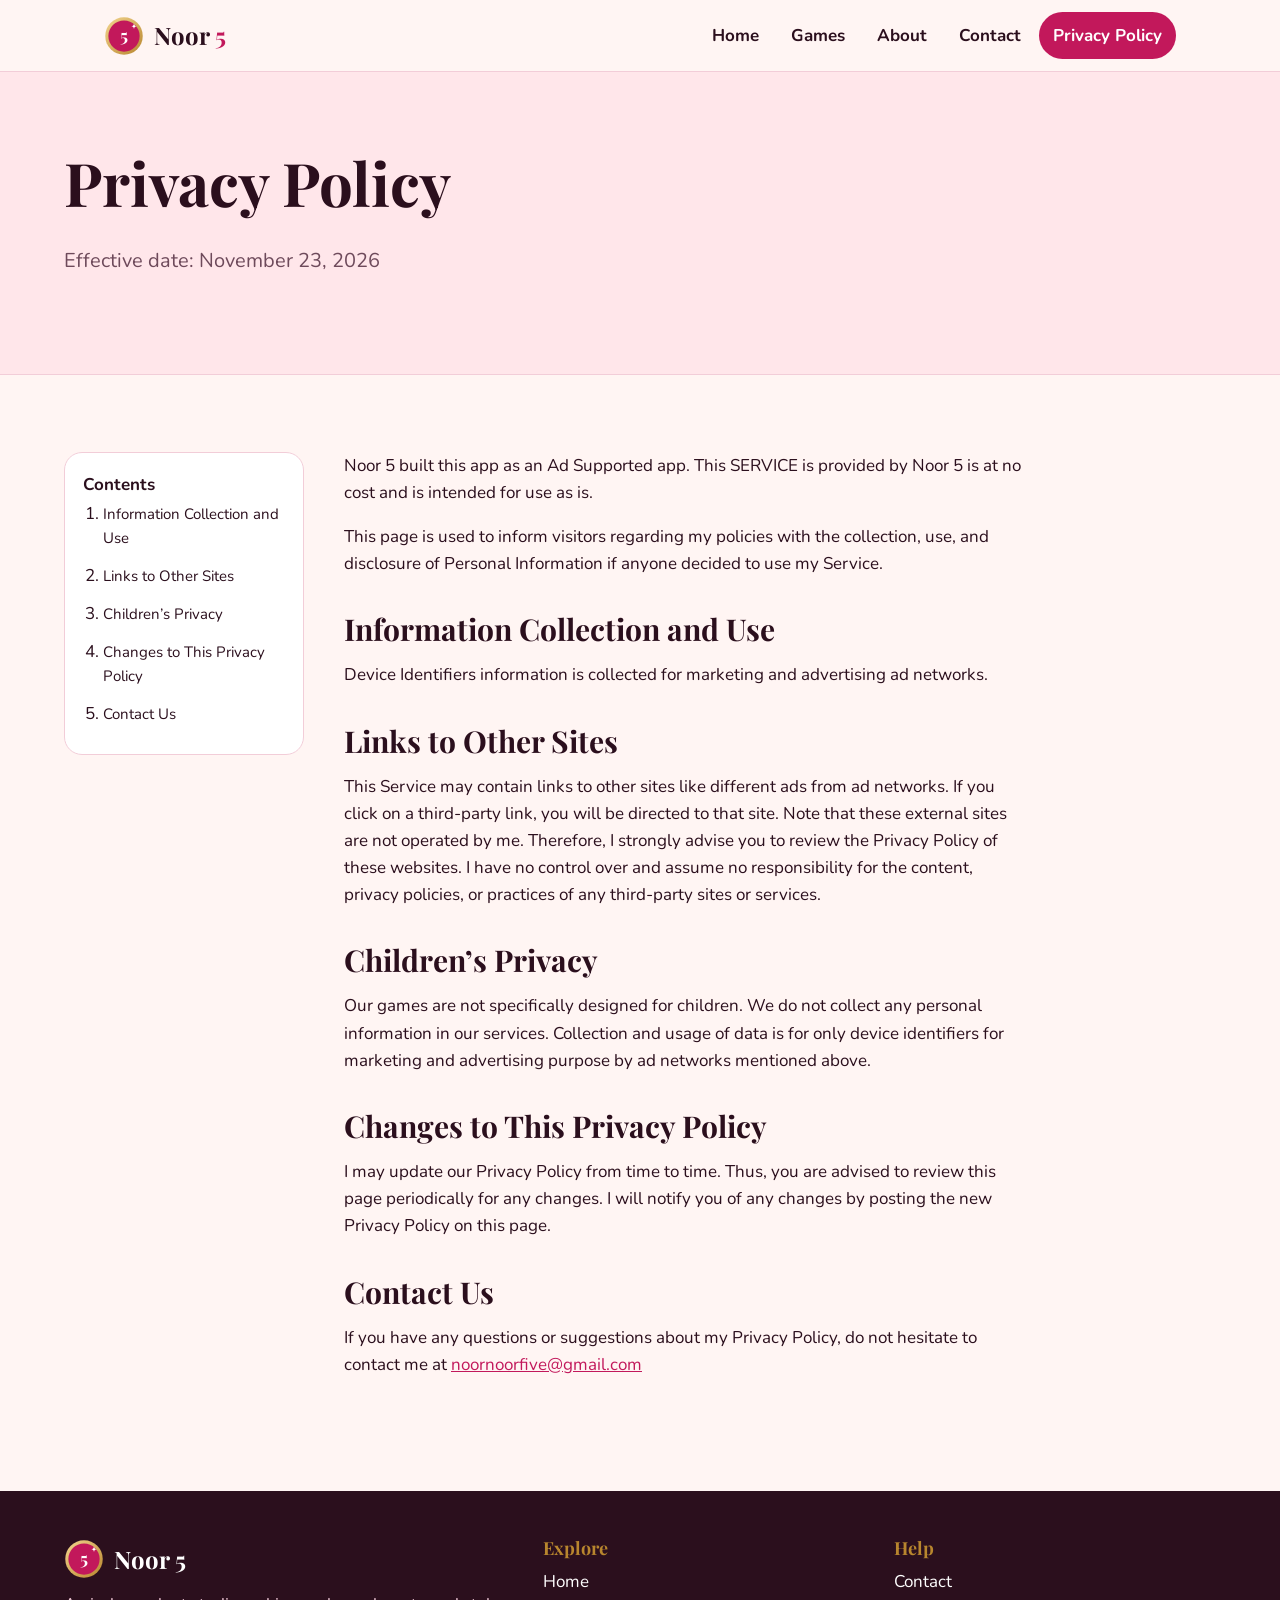
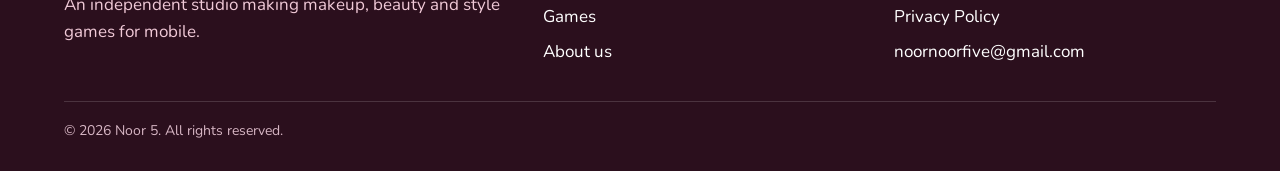
<file: privacy.html>
<!DOCTYPE html>
<html lang="en">
<head>
<meta charset="utf-8">
<meta name="viewport" content="width=device-width, initial-scale=1">
<title>Privacy Policy | Noor 5</title>
<meta name="description" content="Privacy Policy for Noor 5 games and apps on Google Play.">
<meta property="og:title" content="Privacy Policy | Noor 5">
<meta property="og:description" content="Privacy Policy for Noor 5 games and apps on Google Play.">
<meta property="og:type" content="website">
<meta name="theme-color" content="#c2185b">
<link rel="icon" href="favicon.svg" type="image/svg+xml">
<link rel="preconnect" href="https://fonts.googleapis.com">
<link rel="preconnect" href="https://fonts.gstatic.com" crossorigin>
<link href="https://fonts.googleapis.com/css2?family=Nunito:wght@400;700;800&family=Playfair+Display:ital,wght@0,700;1,700&display=swap" rel="stylesheet">
<link rel="stylesheet" href="css/style.css">
</head>
<body>
<header class="site-header"><nav class="nav" aria-label="Main">
<a class="brand" href="index.html"><svg viewBox="0 0 64 64" aria-hidden="true"><defs><linearGradient id="lgh" x1="0" y1="0" x2="1" y2="1"><stop offset="0" stop-color="#f3d58e"/><stop offset="1" stop-color="#b8862e"/></linearGradient></defs><circle cx="32" cy="32" r="30" fill="url(#lgh)"/><circle cx="32" cy="32" r="25" fill="#c2185b"/><text x="32" y="42" text-anchor="middle" font-family="Playfair Display,Georgia,serif" font-weight="700" font-size="28" fill="#fff">5</text><path d="M48 12c.6 3 1.4 3.8 4.4 4.4-3 .6-3.8 1.4-4.4 4.4-.6-3-1.4-3.8-4.4-4.4 3-.6 3.8-1.4 4.4-4.4z" fill="#fff"/></svg><span>Noor <b>5</b></span></a>
<button class="menu-btn" aria-controls="menu" aria-expanded="false" aria-label="Open menu">&#9776;</button>
<ul class="menu" id="menu"><li><a href="index.html">Home</a></li><li><a href="games.html">Games</a></li><li><a href="about.html">About</a></li><li><a href="contact.html">Contact</a></li><li><a href="privacy.html" aria-current="page">Privacy Policy</a></li></ul>
</nav></header>
<main>

<section class="band page-head"><div class="wrap">
<h1>Privacy Policy</h1>
<p class="lead">Effective date: November 23, 2026</p>
</div></section>
<section class="band"><div class="wrap policy">
<nav class="toc" aria-label="Contents"><strong>Contents</strong><ol><li><a href="#collect">Information Collection and Use</a></li><li><a href="#links">Links to Other Sites</a></li><li><a href="#children">Children’s Privacy</a></li><li><a href="#changes">Changes to This Privacy Policy</a></li><li><a href="#contact">Contact Us</a></li></ol></nav>
<div><section id="intro"><p>Noor 5 built this app as an Ad Supported app. This SERVICE is provided by Noor 5 is at no cost and is intended for use as is.</p>
<p>This page is used to inform visitors regarding my policies with the collection, use, and disclosure of Personal Information if anyone decided to use my Service.</p></section><section id="collect"><h2>Information Collection and Use</h2><p>Device Identifiers information is collected for marketing and advertising ad networks.</p></section><section id="links"><h2>Links to Other Sites</h2><p>This Service may contain links to other sites like different ads from ad networks. If you click on a third-party link, you will be directed to that site. Note that these external sites are not operated by me. Therefore, I strongly advise you to review the Privacy Policy of these websites. I have no control over and assume no responsibility for the content, privacy policies, or practices of any third-party sites or services.</p></section><section id="children"><h2>Children’s Privacy</h2><p>Our games are not specifically designed for children. We do not collect any personal information in our services. Collection and usage of data is for only device identifiers for marketing and advertising purpose by ad networks mentioned above.</p></section><section id="changes"><h2>Changes to This Privacy Policy</h2><p>I may update our Privacy Policy from time to time. Thus, you are advised to review this page periodically for any changes. I will notify you of any changes by posting the new Privacy Policy on this page.</p></section><section id="contact"><h2>Contact Us</h2><p>If you have any questions or suggestions about my Privacy Policy, do not hesitate to contact me at <a href="mailto:noornoorfive@gmail.com">noornoorfive@gmail.com</a></p></section></div>
</div></section>

</main>
<footer class="site-footer">
<div class="foot">
<div><a class="brand" href="index.html" style="color:#fff"><svg viewBox="0 0 64 64" aria-hidden="true"><defs><linearGradient id="lgf" x1="0" y1="0" x2="1" y2="1"><stop offset="0" stop-color="#f3d58e"/><stop offset="1" stop-color="#b8862e"/></linearGradient></defs><circle cx="32" cy="32" r="30" fill="url(#lgf)"/><circle cx="32" cy="32" r="25" fill="#c2185b"/><text x="32" y="42" text-anchor="middle" font-family="Playfair Display,Georgia,serif" font-weight="700" font-size="28" fill="#fff">5</text><path d="M48 12c.6 3 1.4 3.8 4.4 4.4-3 .6-3.8 1.4-4.4 4.4-.6-3-1.4-3.8-4.4-4.4 3-.6 3.8-1.4 4.4-4.4z" fill="#fff"/></svg><span>Noor 5</span></a>
<p style="margin-top:12px;color:#f0c9d7">An independent studio making makeup, beauty and style games for mobile.</p></div>
<div><h3>Explore</h3><ul><li><a href="index.html">Home</a></li><li><a href="games.html">Games</a></li><li><a href="about.html">About us</a></li></ul></div>
<div><h3>Help</h3><ul><li><a href="contact.html">Contact</a></li><li><a href="privacy.html">Privacy Policy</a></li><li><a href="mailto:noornoorfive@gmail.com">noornoorfive@gmail.com</a></li></ul></div>
</div>
<div class="copy">&copy; <span class="year">2026</span> Noor 5. All rights reserved.</div>
</footer>
<script src="js/main.js"></script>
</body>
</html>
</file>
<file: css/style.css>
/*
VOICE: warm, glamorous, friendly — a small studio that makes makeup games.
IDEA: an open makeup compact; "Noor" means light, so the page glows like a vanity mirror.
PICTURE: a large drawn compact with eyeshadow pans, lipstick and sparkles in the hero.
COLOUR and TYPE: blush ground, berry pink lead, champagne gold accent; Playfair Display + Nunito.
LAYOUT: sticky nav, full-width bands, cards in wrapping grids, stacked under 600px.
*/
:root{
  color-scheme:light dark;
  --bg:light-dark(#fff5f3,#1b0b13);
  --bg2:light-dark(#ffe6ea,#2a1220);
  --card:light-dark(#ffffff,#33172a);
  --ink:light-dark(#2b0f1d,#fbe9ef);
  --muted:light-dark(#6e4a5b,#d7b6c4);
  --berry:light-dark(#c2185b,#ff6fa5);
  --berry-deep:#8e0f43;
  --gold:light-dark(#b8862e,#e6c178);
  --line:light-dark(#f2cdd8,#4a2238);
  --shadow:0 14px 40px light-dark(rgba(142,15,67,.12),rgba(0,0,0,.45));
}
:root[data-theme=light]{color-scheme:light}
:root[data-theme=dark]{color-scheme:dark}
*{box-sizing:border-box;min-width:0}
html{scroll-behavior:smooth;scroll-padding-top:80px}
body{margin:0;background:var(--bg);color:var(--ink);font:17px/1.6 "Nunito",system-ui,sans-serif;overflow-x:clip}
img,svg{max-width:100%;display:block}
a{color:var(--berry)}
h1,h2,h3{font-family:"Playfair Display",Georgia,serif;line-height:1.1;margin:0 0 .5em;text-wrap:balance}
h1{font-size:clamp(36px,5.5vw,60px)}
h2{font-size:clamp(28px,3.6vw,42px)}
h3{font-size:22px}
p{margin:0 0 1em;max-width:68ch}
.wrap{max-width:1200px;margin:0 auto}
.band{padding:clamp(40px,6vw,88px) max(5vw,18px)}
.band.alt{background:var(--bg2)}
.lead{font-size:clamp(18px,1.6vw,20px);color:var(--muted)}

/* Header */
.site-header{position:sticky;top:0;z-index:20;background:color-mix(in srgb,var(--bg) 88%,transparent);backdrop-filter:blur(10px);border-bottom:1px solid var(--line)}
.nav{display:flex;align-items:center;justify-content:space-between;gap:16px;max-width:1200px;margin:0 auto;padding:12px max(5vw,18px)}
.brand{display:flex;align-items:center;gap:10px;text-decoration:none;color:var(--ink);font-family:"Playfair Display",serif;font-weight:700;font-size:24px}
.brand svg{width:40px;height:40px}
.brand b{color:var(--berry)}
.menu{display:flex;gap:4px;list-style:none;margin:0;padding:0}
.menu a{display:block;padding:10px 14px;border-radius:999px;text-decoration:none;color:var(--ink);font-weight:700}
.menu a:hover{background:var(--bg2)}
.menu a[aria-current=page]{background:var(--berry);color:#fff}
.menu-btn{display:none;width:44px;height:44px;border:1px solid var(--line);border-radius:12px;background:var(--card);color:var(--ink);font-size:22px;cursor:pointer}

/* Buttons */
.btn{display:inline-flex;align-items:center;gap:8px;min-height:48px;padding:12px 24px;border-radius:999px;font-weight:800;text-decoration:none;border:2px solid var(--berry);background:var(--berry);color:#fff;cursor:pointer;font:inherit;font-weight:800}
.btn:hover{filter:brightness(1.08)}
.btn.ghost{background:transparent;color:var(--berry)}
.btns{display:flex;flex-wrap:wrap;gap:12px;margin-top:8px}
:focus-visible{outline:3px solid var(--gold);outline-offset:3px}

/* Hero */
.hero{display:grid;grid-template-columns:minmax(0,1.05fr) minmax(0,1fr);gap:clamp(24px,4vw,56px);align-items:center}
.hero h1 em{font-style:italic;color:var(--berry)}
.hero-art{position:relative}
.hero-art svg{width:100%;height:auto;filter:drop-shadow(0 24px 40px rgba(142,15,67,.22))}
.sparkle{animation:twinkle 2.6s ease-in-out infinite;transform-origin:center;transform-box:fill-box}
.sparkle:nth-of-type(2){animation-delay:.8s}.sparkle:nth-of-type(3){animation-delay:1.6s}
@keyframes twinkle{0%,100%{opacity:.3;transform:scale(.7)}50%{opacity:1;transform:scale(1.1)}}
@media(prefers-reduced-motion:reduce){.sparkle{animation:none}html{scroll-behavior:auto}}

/* Cards */
.grid{display:grid;grid-template-columns:repeat(auto-fit,minmax(min(100%,260px),1fr));gap:20px}
.card{background:var(--card);border:1px solid var(--line);border-radius:22px;padding:26px;box-shadow:var(--shadow)}
.card p:last-child{margin-bottom:0}
.icon{width:52px;height:52px;border-radius:16px;display:grid;place-items:center;background:var(--bg2);margin-bottom:14px}
.icon svg{width:28px;height:28px;stroke:var(--berry);fill:none;stroke-width:2;stroke-linecap:round;stroke-linejoin:round}

/* Game card */
.game{display:grid;grid-template-columns:minmax(0,1fr) minmax(0,1.2fr);gap:0;padding:0;overflow:hidden}
.game-art{background:linear-gradient(160deg,#ffb7cc,#c2185b);min-height:280px;display:grid;place-items:center;padding:24px}
.game-art svg{width:min(240px,80%)}
.game-body{padding:clamp(22px,3vw,36px)}
.tag{display:inline-block;padding:4px 12px;border-radius:999px;background:var(--bg2);color:var(--berry);font-weight:800;font-size:14px;margin:0 6px 10px 0}
.tag.gold{color:var(--gold)}
ul.ticks{padding:0;list-style:none;margin:0 0 1em}
ul.ticks li{padding-left:28px;position:relative;margin-bottom:6px}
ul.ticks li::before{content:"";position:absolute;left:4px;top:.55em;width:10px;height:10px;border-radius:50%;background:var(--gold)}

/* CTA strip */
.cta{background:var(--berry-deep);color:#fff;border-radius:28px;padding:clamp(28px,4vw,52px);display:flex;flex-wrap:wrap;align-items:center;justify-content:space-between;gap:20px}
.cta h2{margin:0}
.cta p{color:#ffd9e6;margin:0}
.cta .btn{background:#fff;color:var(--berry-deep);border-color:#fff}

/* Page header */
.page-head{background:var(--bg2);border-bottom:1px solid var(--line)}
.page-head p{color:var(--muted)}

/* Contact */
.contact-grid{display:grid;grid-template-columns:minmax(0,1fr) minmax(0,1.3fr);gap:28px;align-items:start}
form{display:grid;gap:16px}
label{font-weight:800;display:grid;gap:6px}
input,select,textarea{font:inherit;font-size:16px;padding:12px 14px;border-radius:14px;border:1px solid var(--line);background:var(--bg);color:var(--ink);min-height:48px;width:100%}
textarea{min-height:150px;resize:vertical}
.email-big{font-size:clamp(18px,2.2vw,24px);font-weight:800;overflow-wrap:anywhere}
.note{font-size:14px;color:var(--muted)}
.form-msg{font-weight:700;color:var(--berry)}

/* Privacy */
.policy{display:grid;grid-template-columns:240px minmax(0,1fr);gap:40px;align-items:start}
.toc{position:sticky;top:96px;background:var(--card);border:1px solid var(--line);border-radius:18px;padding:18px}
.toc ol{margin:0;padding-left:20px}
.toc a{text-decoration:none;color:var(--ink);display:block;padding:4px 0;font-size:15px}
.toc a:hover{color:var(--berry)}
.policy section{margin-bottom:36px}
.policy h2{font-size:clamp(24px,2.6vw,30px)}
.policy li{margin-bottom:6px;max-width:68ch}
table{border-collapse:collapse;width:100%;font-size:15px;margin-bottom:1em}
th,td{text-align:left;padding:10px 12px;border-bottom:1px solid var(--line);vertical-align:top}
th{background:var(--bg2)}
.scroll{overflow-x:auto}

/* Footer */
.site-footer{background:#2b0f1d;color:#f7dbe5;padding:48px max(5vw,18px) 28px}
.foot{max-width:1200px;margin:0 auto;display:grid;grid-template-columns:minmax(0,1.4fr) repeat(2,minmax(0,1fr));gap:28px}
.site-footer a{color:#fff;text-decoration:none}
.site-footer a:hover{text-decoration:underline}
.site-footer ul{list-style:none;padding:0;margin:0}
.site-footer li{margin-bottom:8px}
.site-footer h3{font-size:18px;color:var(--gold)}
.copy{max-width:1200px;margin:28px auto 0;padding-top:18px;border-top:1px solid rgba(255,255,255,.15);font-size:14px;color:#d7b6c4}

@media(max-width:860px){
  .menu-btn{display:block}
  .menu{display:none;position:absolute;top:100%;left:0;right:0;flex-direction:column;background:var(--bg);border-bottom:1px solid var(--line);padding:10px max(5vw,18px) 16px}
  .menu.open{display:flex}
  .policy{grid-template-columns:minmax(0,1fr)}
  .toc{position:static}
  .contact-grid{grid-template-columns:minmax(0,1fr)}
}
@media(max-width:700px){
  .hero{grid-template-columns:minmax(0,1fr)}
  .hero-art{order:-1;max-width:420px;margin:0 auto;width:100%}
  .game{grid-template-columns:minmax(0,1fr)}
  .foot{grid-template-columns:minmax(0,1fr)}
}
</file>
